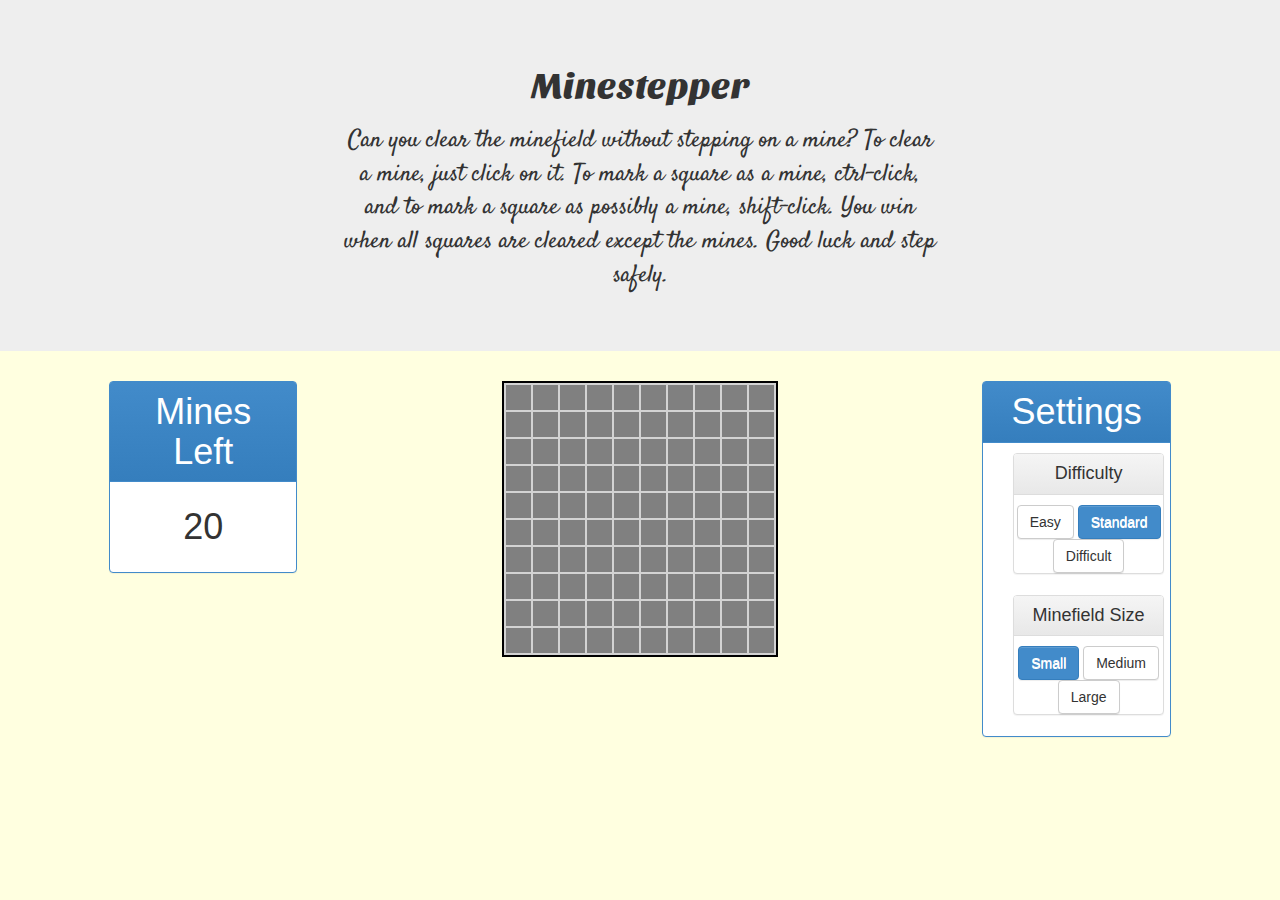
<file: Minestepper/index.html>
<!DOCTYPE HTML PUBLIC "-//W3C//DTD HTML 4.01 Transitional//EN"
"http://www.w3.org/TR/html4/loose.dtd">
<html xmlns="http://www.w3.org/1999/xhtml">
	<head>
		<meta http-equiv="Content-Type" content="text/html; charset=utf-8" />
		<title>Minestepper</title>
		
		<!-- Font links -->
		<link href='http://fonts.googleapis.com/css?family=Sansita+One' rel='stylesheet' type='text/css'>
		<link href='http://fonts.googleapis.com/css?family=Satisfy' rel='stylesheet' type='text/css'>

		<!-- CSS Stylesheet links -->
		<link href="css/bootstrap-theme.min.css" rel="stylesheet"/>
		<link href="css/bootstrap.min.css" rel="stylesheet"/>
		<link href="css/styles.css" rel="stylesheet" />

		<!-- JavaScripts links -->
		<script src="js/jquery-1.10.2.min.js"></script>
		<script src="js/bootstrap.min.js"></script>
		<script src="js/scripts.js"></script>
	</head>

	<body onload="initialize()">
		<div class="container-fluid">
				<div class="jumbotron">
					<div class="row">
					<div class="text-center title col-xs-12">Minestepper</div>
					<div class="col-xs-1 col-md-3"></div>
					<div class="text-center body col-xs-10 col-md-6">
						<p>Can you clear the minefield without stepping on a mine? To clear a mine, just click on it. 
						To mark a square as a mine, ctrl-click, and to mark a square as possibly a mine, shift-click. 
						You win when all squares are cleared except the mines. Good luck and step safely.</p>
					</div>
					<div class="col-xs-1 col-md-3"></div>
					</div>
				</div>
		</div>

		<div class="row">
			<div class="col-md-1"></div>
			<div class="col-md-2">
				<div class="panel panel-primary">
					<p class="panel-heading h1 text-center">
						Mines Left
					</p>
					<p id="mines" class="panel-body h1 text-center">
						0
					</p>
				</div>
			</div>

			<div class="col-md-6 text-center">
				<canvas id="gameboard"></canvas>
				<p id="message1"></p>
				<p id="message2"></p>
			</div>

			<div class="col-md-2">
				<div class="panel panel-primary">
					<p class="panel-heading h1 text-center">
						Settings
					</p>
					<div class="row">
						<div class="col-md-1"></div>
						<div class="col-md-10">
							<div class="panel panel-default">
								<p class="panel-heading h4 text-center">
									Difficulty
								</p>
								<div class="text-center">
									<button type="button" id="easy" class="btn btn-default" onclick="changeDiff()">
										Easy
									</button>
									<button type="button" id="stnd" class="btn btn-primary btn-default" onclick="changeDiff()">
										Standard
									</button>
									<button type="button" id="diff" class="btn btn-default" onclick="changeDiff()">
										Difficult
									</button>
								</div>
							</div>
						</div>
						<div class="col-md-1"></div>
					</div>
					<div class="row">
						<div class="col-md-1"></div>
						<div class="col-md-10">
							<div class="panel panel-default">
								<p class="panel-heading h4 text-center">
									Minefield Size
								</p>
								<div class="text-center">
									<button type="button" id="sml" class="btn btn-default btn-primary" onclick="changeSize()">
										Small
									</button>
									<button type="button" id="med" class="btn btn-default" onclick="changeSize()">
										Medium
									</button>
									<button type="button" id="lrg" class="btn btn-default" onclick="changeSize()">
										Large
									</button>
								</div>
								
							</div>
						</div>
						<div class="col-md-1"></div>
					</div>
				</div>
			</div>

			<div class="col-md-1"></div>
		</div>

		<div class="hidden">
			<script type="text/javascript">
				if (document.images) {
					mineImg = new Image();

					mineImg.src = "img/mine.svg";
				}

			</script>
		</div>
	</body>

	<script></script>
</html>
</file>
<file: Minestepper/css/styles.css>
/**
 * styles.css
 *
 * Computer Science 50
 * Final Project
 *
 * Global CSS.
 */

body {
	background-color: 	#FFFFE0;
}
canvas {
   border: 2px solid black;
}

.title {
	font-family: 'Sansita One', cursive;
	font-size: 36px;
}

.body {
	font-family: 'Satisfy', cursive;
	font-size: 24px;
}
</file>
